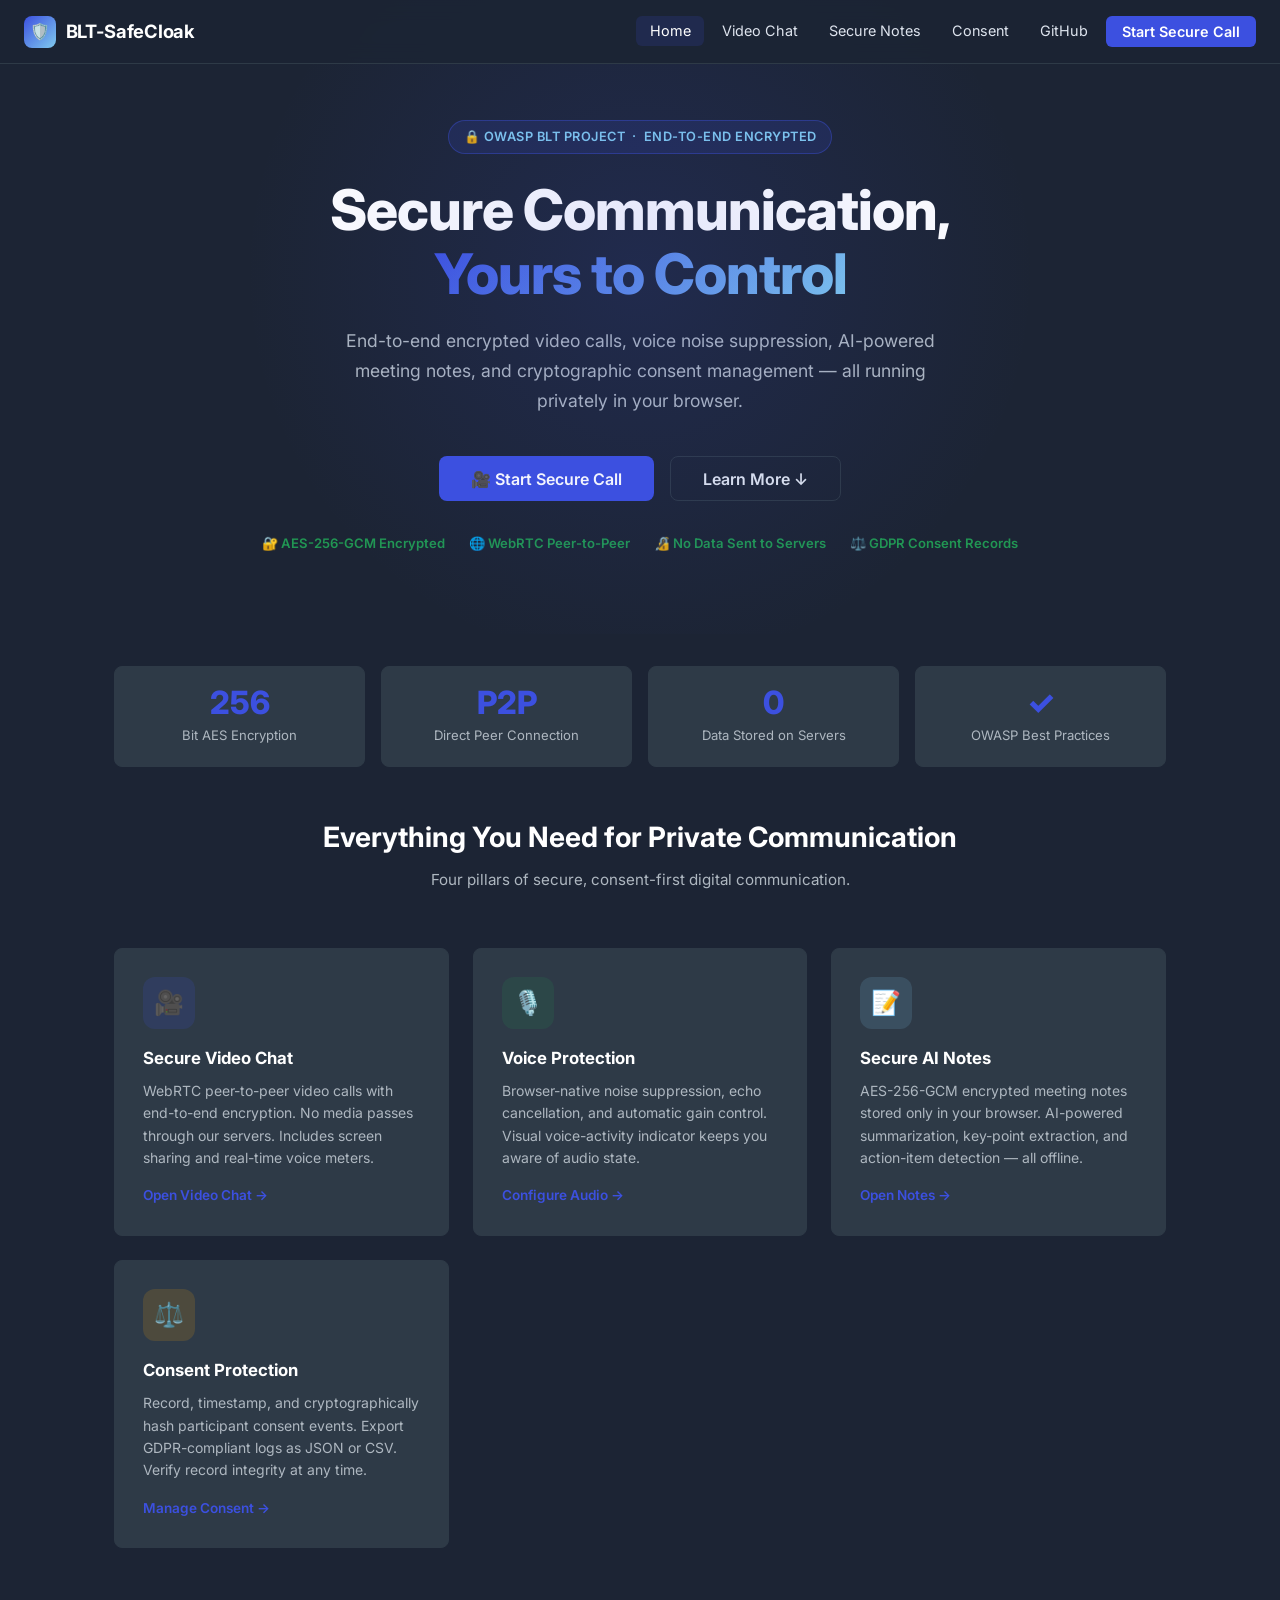
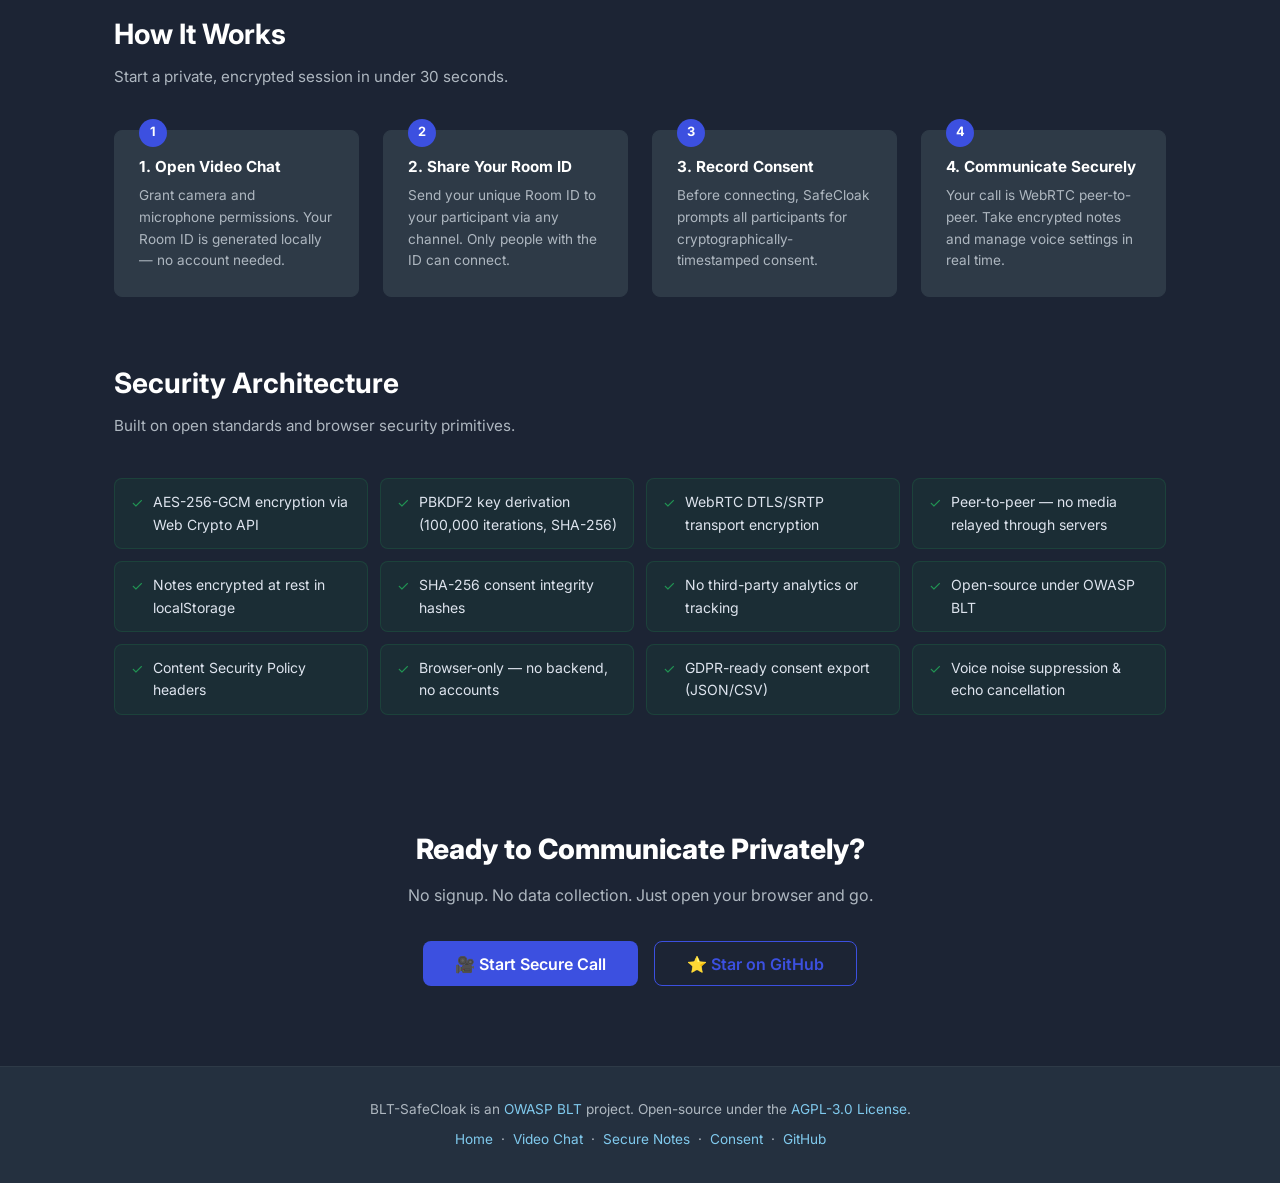
<file: index.html>
<!DOCTYPE html>
<html lang="en">
<head>
  <meta charset="UTF-8" />
  <meta name="viewport" content="width=device-width, initial-scale=1.0" />
  <title>BLT-SafeCloak — Secure Video Chat & Privacy Protection</title>
  <meta name="description" content="End-to-end encrypted video chat, voice protection, secure AI notes, and consent management — built on the open web." />
  <link rel="icon" href="data:image/svg+xml,<svg xmlns='http://www.w3.org/2000/svg' viewBox='0 0 100 100'><text y='.9em' font-size='90'>🛡️</text></svg>" />
  <link rel="preconnect" href="https://fonts.googleapis.com" />
  <link href="https://fonts.googleapis.com/css2?family=Inter:wght@400;500;600;700;800&display=swap" rel="stylesheet" />
  <link rel="stylesheet" href="css/style.css" />
</head>
<body>

<!-- ── Navbar ── -->
<nav class="navbar" role="navigation" aria-label="Main navigation">
  <a class="navbar-brand" href="index.html">
    <div class="shield-icon" aria-hidden="true">🛡️</div>
    BLT-SafeCloak
  </a>
  <button class="navbar-toggle" id="navbar-toggle" aria-label="Toggle menu" aria-expanded="false">☰</button>
  <ul class="navbar-nav" id="navbar-nav" role="list">
    <li><a href="index.html" class="active">Home</a></li>
    <li><a href="video-chat.html">Video Chat</a></li>
    <li><a href="notes.html">Secure Notes</a></li>
    <li><a href="consent.html">Consent</a></li>
    <li><a href="https://github.com/OWASP-BLT/BLT-SafeCloak" target="_blank" rel="noopener">GitHub</a></li>
    <li><a href="video-chat.html" class="btn-nav">Start Secure Call</a></li>
  </ul>
</nav>

<!-- ── Hero ── -->
<section class="hero" aria-labelledby="hero-heading">
  <div class="hero-badge" aria-label="Security badge">
    🔒 OWASP BLT Project &nbsp;·&nbsp; End-to-End Encrypted
  </div>
  <h1 id="hero-heading">
    Secure Communication,<br>
    <span class="gradient-text">Yours to Control</span>
  </h1>
  <p>
    End-to-end encrypted video calls, voice noise suppression, AI-powered meeting notes,
    and cryptographic consent management — all running privately in your browser.
  </p>
  <div class="hero-actions">
    <a href="video-chat.html" class="btn btn-primary btn-lg">
      🎥 Start Secure Call
    </a>
    <a href="#features" class="btn btn-secondary btn-lg">
      Learn More ↓
    </a>
  </div>
  <div style="margin-top:2rem;display:flex;gap:1.5rem;justify-content:center;flex-wrap:wrap">
    <span class="security-badge">🔐 AES-256-GCM Encrypted</span>
    <span class="security-badge">🌐 WebRTC Peer-to-Peer</span>
    <span class="security-badge">🔏 No Data Sent to Servers</span>
    <span class="security-badge">⚖️ GDPR Consent Records</span>
  </div>
</section>

<!-- ── Stats ── -->
<div style="max-width:1100px;margin:0 auto;padding:0 1.5rem 3rem">
  <div class="stats-row">
    <div class="stat-card">
      <div class="stat-value">256</div>
      <div class="stat-label">Bit AES Encryption</div>
    </div>
    <div class="stat-card">
      <div class="stat-value">P2P</div>
      <div class="stat-label">Direct Peer Connection</div>
    </div>
    <div class="stat-card">
      <div class="stat-value">0</div>
      <div class="stat-label">Data Stored on Servers</div>
    </div>
    <div class="stat-card">
      <div class="stat-value">✓</div>
      <div class="stat-label">OWASP Best Practices</div>
    </div>
  </div>
</div>

<!-- ── Features ── -->
<section id="features" aria-labelledby="features-heading">
  <div style="max-width:1100px;margin:0 auto;padding:0 1.5rem 1rem">
    <div class="text-center" style="margin-bottom:2.5rem">
      <h2 class="section-title" id="features-heading">Everything You Need for Private Communication</h2>
      <p class="section-subtitle">Four pillars of secure, consent-first digital communication.</p>
    </div>
  </div>
  <div class="features-grid">
    <a href="video-chat.html" class="feature-card" aria-label="Secure Video Chat">
      <div class="feature-icon blue" aria-hidden="true">🎥</div>
      <h3>Secure Video Chat</h3>
      <p>WebRTC peer-to-peer video calls with end-to-end encryption. No media passes through our servers. Includes screen sharing and real-time voice meters.</p>
      <span class="feature-link">Open Video Chat →</span>
    </a>
    <a href="video-chat.html#voice" class="feature-card" aria-label="Voice Protection">
      <div class="feature-icon green" aria-hidden="true">🎙️</div>
      <h3>Voice Protection</h3>
      <p>Browser-native noise suppression, echo cancellation, and automatic gain control. Visual voice-activity indicator keeps you aware of audio state.</p>
      <span class="feature-link">Configure Audio →</span>
    </a>
    <a href="notes.html" class="feature-card" aria-label="Secure AI Notes">
      <div class="feature-icon purple" aria-hidden="true">📝</div>
      <h3>Secure AI Notes</h3>
      <p>AES-256-GCM encrypted meeting notes stored only in your browser. AI-powered summarization, key-point extraction, and action-item detection — all offline.</p>
      <span class="feature-link">Open Notes →</span>
    </a>
    <a href="consent.html" class="feature-card" aria-label="Consent Protection">
      <div class="feature-icon orange" aria-hidden="true">⚖️</div>
      <h3>Consent Protection</h3>
      <p>Record, timestamp, and cryptographically hash participant consent events. Export GDPR-compliant logs as JSON or CSV. Verify record integrity at any time.</p>
      <span class="feature-link">Manage Consent →</span>
    </a>
  </div>
</section>

<!-- ── How it Works ── -->
<section class="section" aria-labelledby="how-heading">
  <h2 class="section-title" id="how-heading">How It Works</h2>
  <p class="section-subtitle">Start a private, encrypted session in under 30 seconds.</p>
  <div class="steps">
    <div class="step">
      <h4>1. Open Video Chat</h4>
      <p>Grant camera and microphone permissions. Your Room ID is generated locally — no account needed.</p>
    </div>
    <div class="step">
      <h4>2. Share Your Room ID</h4>
      <p>Send your unique Room ID to your participant via any channel. Only people with the ID can connect.</p>
    </div>
    <div class="step">
      <h4>3. Record Consent</h4>
      <p>Before connecting, SafeCloak prompts all participants for cryptographically-timestamped consent.</p>
    </div>
    <div class="step">
      <h4>4. Communicate Securely</h4>
      <p>Your call is WebRTC peer-to-peer. Take encrypted notes and manage voice settings in real time.</p>
    </div>
  </div>
</section>

<!-- ── Security Features ── -->
<section class="section" style="padding-top:0" aria-labelledby="security-heading">
  <h2 class="section-title" id="security-heading">Security Architecture</h2>
  <p class="section-subtitle">Built on open standards and browser security primitives.</p>
  <ul class="security-list" role="list">
    <li><span class="check" aria-hidden="true">✓</span> AES-256-GCM encryption via Web Crypto API</li>
    <li><span class="check" aria-hidden="true">✓</span> PBKDF2 key derivation (100,000 iterations, SHA-256)</li>
    <li><span class="check" aria-hidden="true">✓</span> WebRTC DTLS/SRTP transport encryption</li>
    <li><span class="check" aria-hidden="true">✓</span> Peer-to-peer — no media relayed through servers</li>
    <li><span class="check" aria-hidden="true">✓</span> Notes encrypted at rest in localStorage</li>
    <li><span class="check" aria-hidden="true">✓</span> SHA-256 consent integrity hashes</li>
    <li><span class="check" aria-hidden="true">✓</span> No third-party analytics or tracking</li>
    <li><span class="check" aria-hidden="true">✓</span> Open-source under OWASP BLT</li>
    <li><span class="check" aria-hidden="true">✓</span> Content Security Policy headers</li>
    <li><span class="check" aria-hidden="true">✓</span> Browser-only — no backend, no accounts</li>
    <li><span class="check" aria-hidden="true">✓</span> GDPR-ready consent export (JSON/CSV)</li>
    <li><span class="check" aria-hidden="true">✓</span> Voice noise suppression &amp; echo cancellation</li>
  </ul>
</section>

<!-- ── CTA ── -->
<section style="padding:3rem 1.5rem 5rem;text-align:center" aria-label="Call to action">
  <div style="max-width:600px;margin:0 auto">
    <h2 style="font-size:1.75rem;font-weight:800;color:#fff;margin-bottom:0.75rem">Ready to Communicate Privately?</h2>
    <p style="color:var(--text-muted);margin-bottom:2rem">No signup. No data collection. Just open your browser and go.</p>
    <div style="display:flex;gap:1rem;justify-content:center;flex-wrap:wrap">
      <a href="video-chat.html" class="btn btn-primary btn-lg">🎥 Start Secure Call</a>
      <a href="https://github.com/OWASP-BLT/BLT-SafeCloak" target="_blank" rel="noopener" class="btn btn-outline-primary btn-lg">⭐ Star on GitHub</a>
    </div>
  </div>
</section>

<!-- ── Footer ── -->
<footer class="footer" role="contentinfo">
  <p>
    BLT-SafeCloak is an <a href="https://owasp.org/www-project-bug-logging-tool/" target="_blank" rel="noopener">OWASP BLT</a> project.
    Open-source under the <a href="https://github.com/OWASP-BLT/BLT-SafeCloak/blob/main/LICENSE" target="_blank" rel="noopener">AGPL-3.0 License</a>.
  </p>
  <p style="margin-top:0.5rem">
    <a href="index.html">Home</a> &nbsp;·&nbsp;
    <a href="video-chat.html">Video Chat</a> &nbsp;·&nbsp;
    <a href="notes.html">Secure Notes</a> &nbsp;·&nbsp;
    <a href="consent.html">Consent</a> &nbsp;·&nbsp;
    <a href="https://github.com/OWASP-BLT/BLT-SafeCloak" target="_blank" rel="noopener">GitHub</a>
  </p>
</footer>

<div id="toast-container" role="status" aria-live="polite"></div>
<script src="js/ui.js"></script>
</body>
</html>
</file>
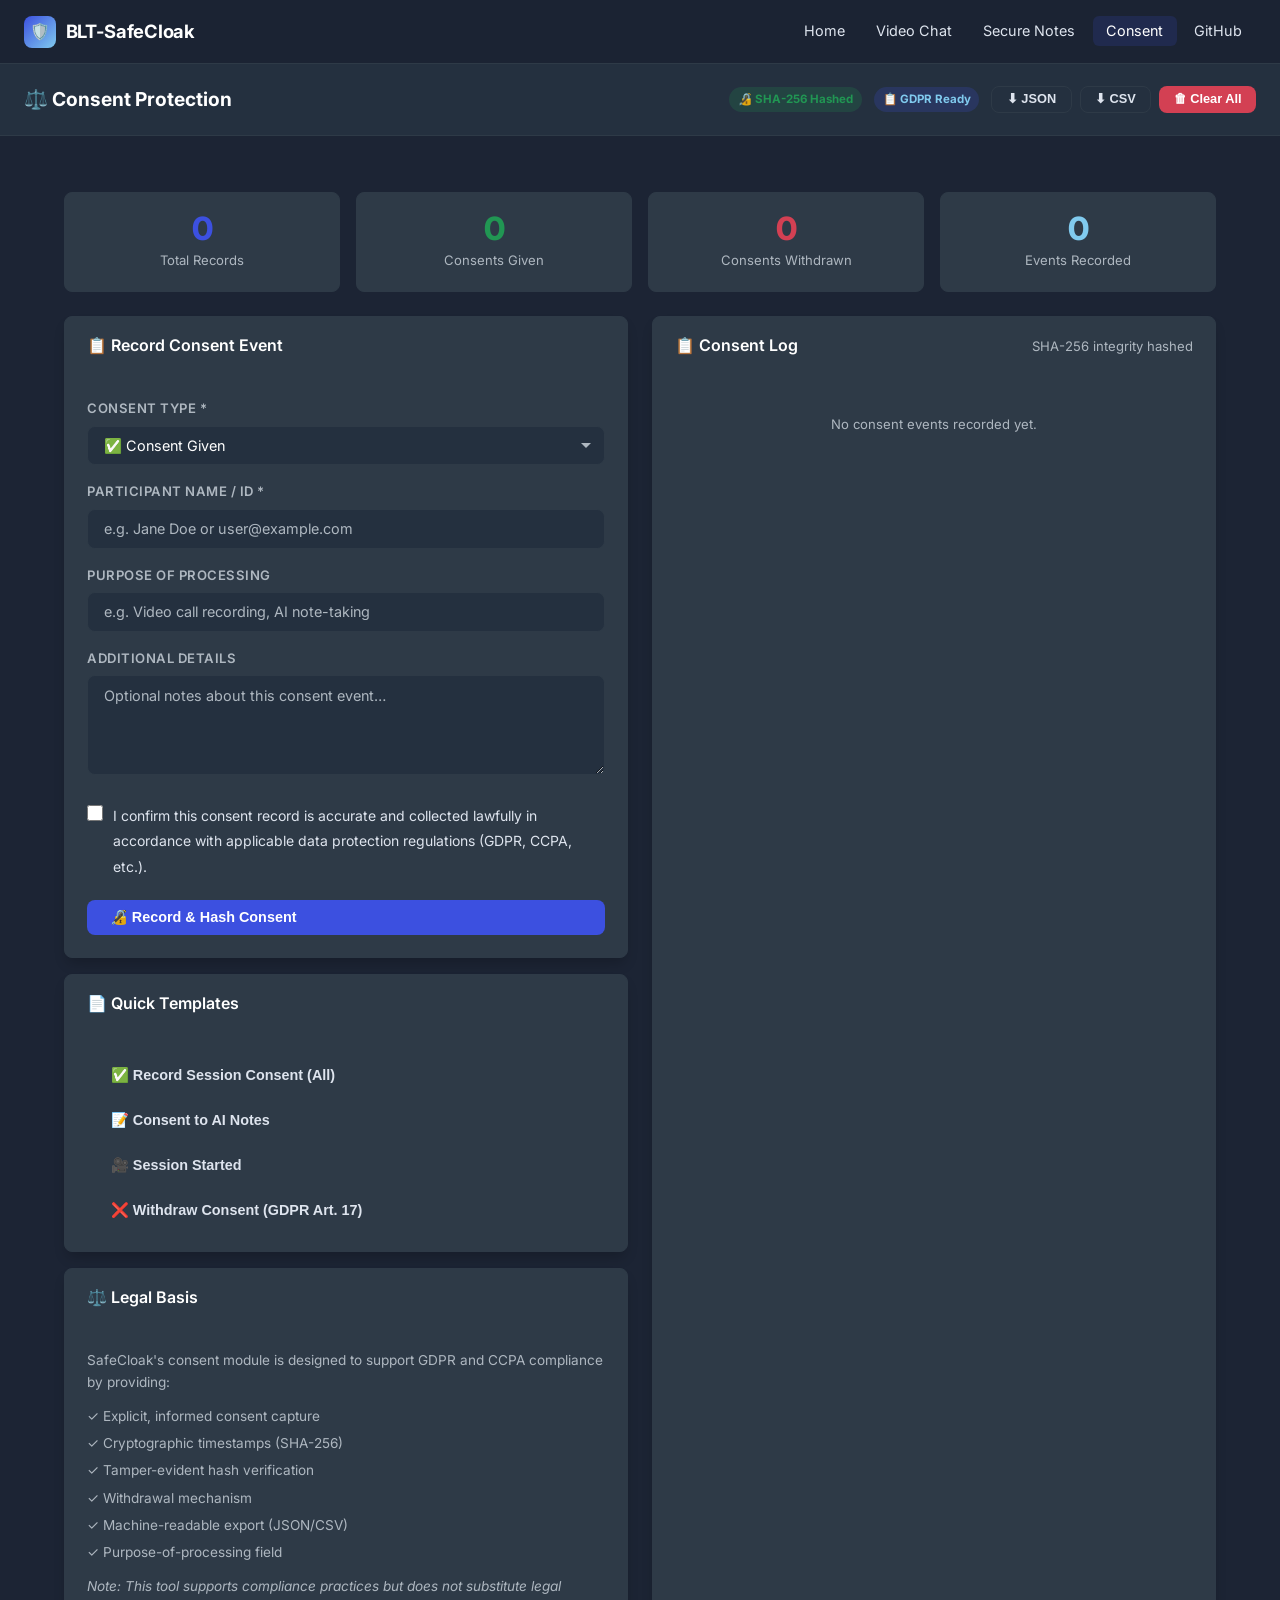
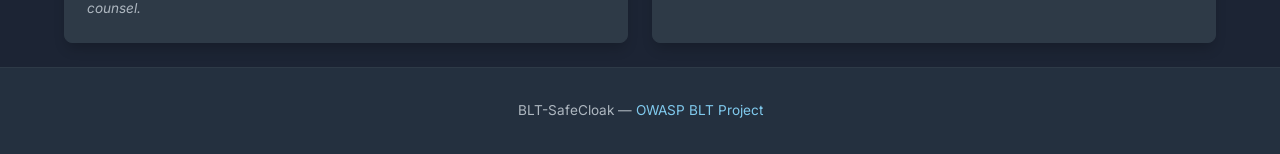
<file: consent.html>
<!DOCTYPE html>
<html lang="en">
<head>
  <meta charset="UTF-8" />
  <meta name="viewport" content="width=device-width, initial-scale=1.0" />
  <title>Consent Protection — BLT-SafeCloak</title>
  <meta name="description" content="Record, timestamp, and cryptographically hash participant consent events. Export GDPR-compliant logs." />
  <link rel="icon" href="data:image/svg+xml,<svg xmlns='http://www.w3.org/2000/svg' viewBox='0 0 100 100'><text y='.9em' font-size='90'>⚖️</text></svg>" />
  <link rel="preconnect" href="https://fonts.googleapis.com" />
  <link href="https://fonts.googleapis.com/css2?family=Inter:wght@400;500;600;700;800&display=swap" rel="stylesheet" />
  <link rel="stylesheet" href="css/style.css" />
</head>
<body>

<!-- ── Navbar ── -->
<nav class="navbar" role="navigation" aria-label="Main navigation">
  <a class="navbar-brand" href="index.html">
    <div class="shield-icon" aria-hidden="true">🛡️</div>
    BLT-SafeCloak
  </a>
  <button class="navbar-toggle" id="navbar-toggle" aria-label="Toggle menu">☰</button>
  <ul class="navbar-nav" id="navbar-nav" role="list">
    <li><a href="index.html">Home</a></li>
    <li><a href="video-chat.html">Video Chat</a></li>
    <li><a href="notes.html">Secure Notes</a></li>
    <li><a href="consent.html" class="active">Consent</a></li>
    <li><a href="https://github.com/OWASP-BLT/BLT-SafeCloak" target="_blank" rel="noopener">GitHub</a></li>
  </ul>
</nav>

<div class="page-container">
  <!-- ── Page Header ── -->
  <header class="page-header">
    <h1 class="page-title">⚖️ Consent Protection</h1>
    <div style="display:flex;align-items:center;gap:0.75rem;flex-wrap:wrap">
      <span class="badge badge-success">🔏 SHA-256 Hashed</span>
      <span class="badge badge-primary">📋 GDPR Ready</span>
      <div style="display:flex;gap:0.5rem">
        <button class="btn btn-sm btn-secondary" id="btn-export-json" aria-label="Export consent log as JSON">⬇ JSON</button>
        <button class="btn btn-sm btn-secondary" id="btn-export-csv" aria-label="Export consent log as CSV">⬇ CSV</button>
        <button class="btn btn-sm btn-danger" id="btn-clear-log" aria-label="Clear all consent records">🗑 Clear All</button>
      </div>
    </div>
  </header>

  <main class="page-content">
    <!-- Stats -->
    <div class="stats-row" style="margin-bottom:1.5rem" aria-label="Consent statistics">
      <div class="stat-card">
        <div class="stat-value" id="stat-total">0</div>
        <div class="stat-label">Total Records</div>
      </div>
      <div class="stat-card">
        <div class="stat-value" id="stat-given" style="color:var(--success)">0</div>
        <div class="stat-label">Consents Given</div>
      </div>
      <div class="stat-card">
        <div class="stat-value" id="stat-withdrawn" style="color:var(--danger)">0</div>
        <div class="stat-label">Consents Withdrawn</div>
      </div>
      <div class="stat-card">
        <div class="stat-value" id="stat-recorded" style="color:var(--secondary)">0</div>
        <div class="stat-label">Events Recorded</div>
      </div>
    </div>

    <div class="consent-layout">
      <!-- ── Record Form ── -->
      <section aria-label="Record new consent event">
        <div class="card">
          <div class="card-header">
            <h2 class="card-title">📋 Record Consent Event</h2>
          </div>
          <div class="card-body">
            <form id="consent-form" novalidate aria-label="Consent recording form">
              <div style="margin-bottom:1rem">
                <label class="form-label" for="consent-type">Consent Type *</label>
                <select class="form-input" id="consent-type" name="consent-type" required aria-required="true">
                  <option value="given">✅ Consent Given</option>
                  <option value="withdrawn">❌ Consent Withdrawn</option>
                  <option value="recorded">📌 Event Recorded</option>
                </select>
              </div>

              <div style="margin-bottom:1rem">
                <label class="form-label" for="participant-name">Participant Name / ID *</label>
                <input type="text" class="form-input" id="participant-name" name="participant-name" placeholder="e.g. Jane Doe or user@example.com" required aria-required="true" autocomplete="off" />
              </div>

              <div style="margin-bottom:1rem">
                <label class="form-label" for="purpose">Purpose of Processing</label>
                <input type="text" class="form-input" id="purpose" name="purpose" placeholder="e.g. Video call recording, AI note-taking" autocomplete="off" />
              </div>

              <div style="margin-bottom:1.25rem">
                <label class="form-label" for="details">Additional Details</label>
                <textarea class="form-input" id="details" name="details" placeholder="Optional notes about this consent event…" rows="3"></textarea>
              </div>

              <div class="checkbox-wrapper" style="margin-bottom:1.25rem">
                <input type="checkbox" id="confirm-legal" required aria-required="true" />
                <label for="confirm-legal">
                  <span>I confirm this consent record is accurate and collected lawfully in accordance with applicable data protection regulations (GDPR, CCPA, etc.).</span>
                </label>
              </div>

              <button type="submit" class="btn btn-primary" style="width:100%" aria-label="Record consent">
                🔏 Record &amp; Hash Consent
              </button>
            </form>
          </div>
        </div>

        <!-- Templates -->
        <div class="card" style="margin-top:1rem">
          <div class="card-header">
            <h2 class="card-title">📄 Quick Templates</h2>
          </div>
          <div class="card-body" style="display:flex;flex-direction:column;gap:0.5rem">
            <button class="btn btn-secondary" onclick="ConsentManager.record({type:'given',name:'All Participants',purpose:'Video call recording',details:'Explicit consent given before session start via in-app prompt'}).then(()=>{renderConsentPage()})" aria-label="Record session consent">
              ✅ Record Session Consent (All)
            </button>
            <button class="btn btn-secondary" onclick="ConsentManager.record({type:'given',name:'All Participants',purpose:'AI meeting notes',details:'Consent to generate encrypted AI notes from meeting content'}).then(()=>{renderConsentPage()})" aria-label="Record AI notes consent">
              📝 Consent to AI Notes
            </button>
            <button class="btn btn-secondary" onclick="ConsentManager.record({type:'recorded',name:'System',purpose:'Session metadata',details:'Secure session initiated — all participants anonymized'}).then(()=>{renderConsentPage()})" aria-label="Record session start">
              🎥 Session Started
            </button>
            <button class="btn btn-secondary" onclick="ConsentManager.record({type:'withdrawn',name:'Participant',purpose:'Right to erasure',details:'Participant has withdrawn consent and requested data deletion (GDPR Art. 17)'}).then(()=>{renderConsentPage()})" aria-label="Record consent withdrawal">
              ❌ Withdraw Consent (GDPR Art. 17)
            </button>
          </div>
        </div>

        <!-- Legal info -->
        <div class="card" style="margin-top:1rem">
          <div class="card-header">
            <h2 class="card-title">⚖️ Legal Basis</h2>
          </div>
          <div class="card-body" style="font-size:0.85rem;color:var(--text-muted)">
            <p style="margin-bottom:0.75rem">SafeCloak's consent module is designed to support GDPR and CCPA compliance by providing:</p>
            <ul style="list-style:none;display:flex;flex-direction:column;gap:0.35rem">
              <li>✓ Explicit, informed consent capture</li>
              <li>✓ Cryptographic timestamps (SHA-256)</li>
              <li>✓ Tamper-evident hash verification</li>
              <li>✓ Withdrawal mechanism</li>
              <li>✓ Machine-readable export (JSON/CSV)</li>
              <li>✓ Purpose-of-processing field</li>
            </ul>
            <p style="margin-top:0.75rem;font-style:italic">Note: This tool supports compliance practices but does not substitute legal counsel.</p>
          </div>
        </div>
      </section>

      <!-- ── Consent Log ── -->
      <section aria-label="Consent event log">
        <div class="card" style="height:100%">
          <div class="card-header">
            <h2 class="card-title">📋 Consent Log</h2>
            <span class="text-muted text-small">SHA-256 integrity hashed</span>
          </div>
          <div class="card-body consent-log" id="consent-log" aria-live="polite" aria-label="Consent records list">
            <!-- Populated by consent.js -->
          </div>
        </div>
      </section>
    </div>
  </main>
</div>

<!-- ── Footer ── -->
<footer class="footer" role="contentinfo">
  <p>BLT-SafeCloak — <a href="https://github.com/OWASP-BLT/BLT-SafeCloak" target="_blank" rel="noopener">OWASP BLT Project</a></p>
</footer>

<div id="toast-container" role="status" aria-live="polite"></div>

<script src="js/crypto.js"></script>
<script src="js/ui.js"></script>
<script src="js/consent.js"></script>
<script>
  // Form validation
  document.getElementById('consent-form').addEventListener('submit', e => {
    const confirm = document.getElementById('confirm-legal');
    if (!confirm.checked) {
      e.preventDefault();
      e.stopImmediatePropagation();
      showToast('Please confirm the legal attestation before recording', 'warning');
    }
  });

  // Re-render log and stats after template quick-actions
  function renderConsentPage() {
    ConsentManager.renderLog && ConsentManager.renderLog('consent-log');
    ConsentManager.updateStats && ConsentManager.updateStats();
  }
</script>
</body>
</html>
</file>
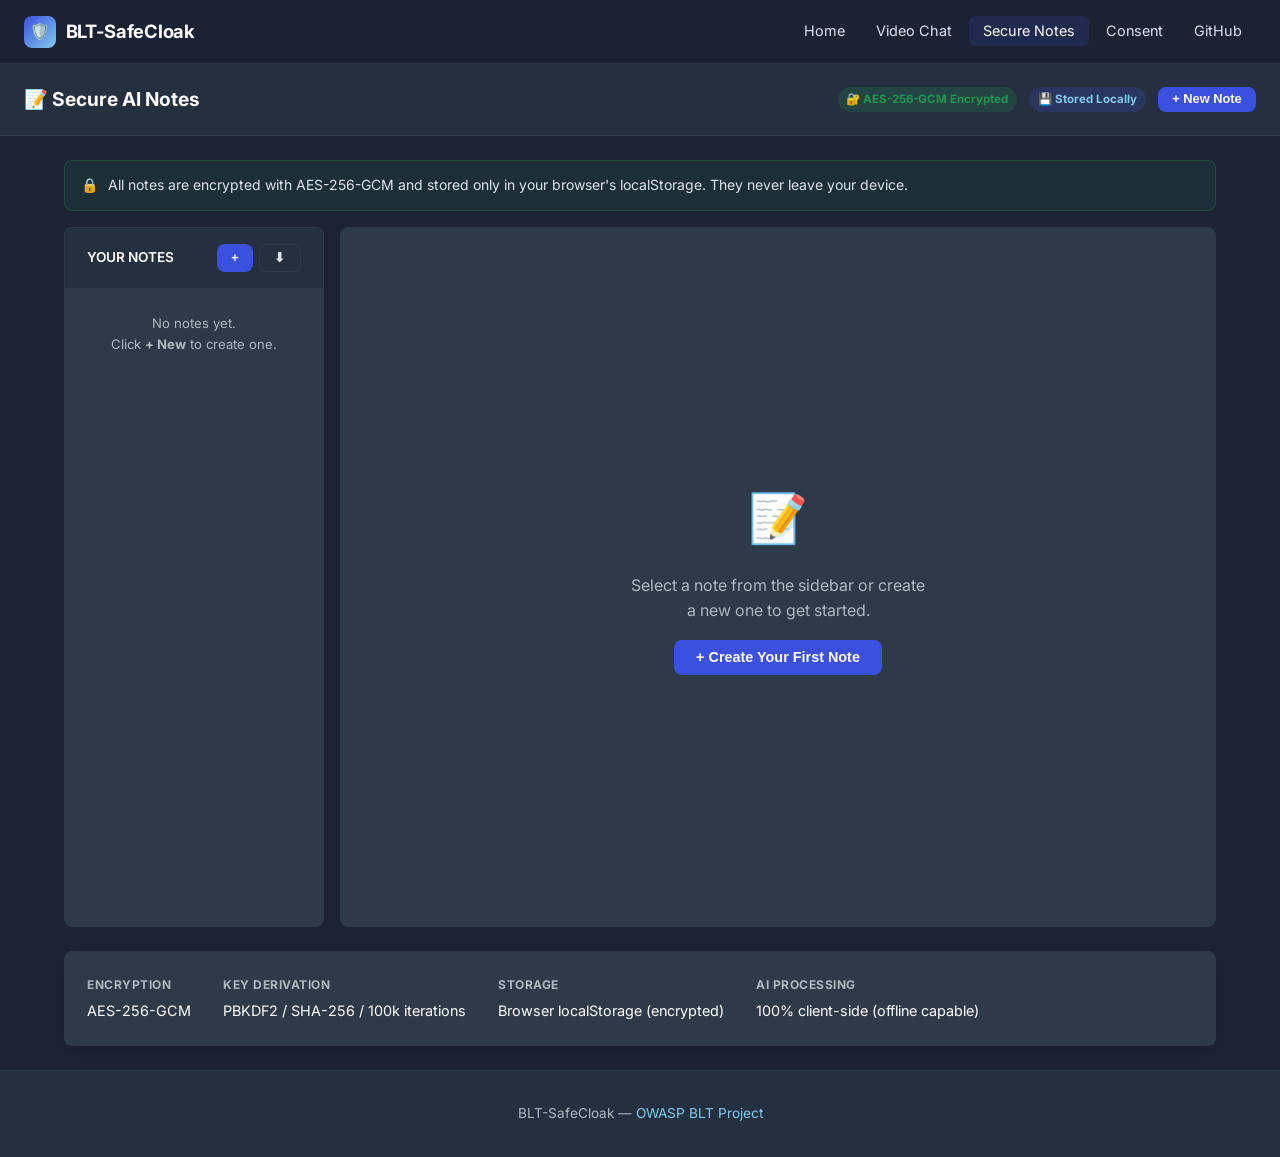
<file: notes.html>
<!DOCTYPE html>
<html lang="en">
<head>
  <meta charset="UTF-8" />
  <meta name="viewport" content="width=device-width, initial-scale=1.0" />
  <title>Secure AI Notes — BLT-SafeCloak</title>
  <meta name="description" content="AES-256-GCM encrypted meeting notes with AI-powered summarization, key-point extraction, and action-item detection." />
  <link rel="icon" href="data:image/svg+xml,<svg xmlns='http://www.w3.org/2000/svg' viewBox='0 0 100 100'><text y='.9em' font-size='90'>📝</text></svg>" />
  <link rel="preconnect" href="https://fonts.googleapis.com" />
  <link href="https://fonts.googleapis.com/css2?family=Inter:wght@400;500;600;700;800&display=swap" rel="stylesheet" />
  <link rel="stylesheet" href="css/style.css" />
</head>
<body>

<!-- ── Navbar ── -->
<nav class="navbar" role="navigation" aria-label="Main navigation">
  <a class="navbar-brand" href="index.html">
    <div class="shield-icon" aria-hidden="true">🛡️</div>
    BLT-SafeCloak
  </a>
  <button class="navbar-toggle" id="navbar-toggle" aria-label="Toggle menu">☰</button>
  <ul class="navbar-nav" id="navbar-nav" role="list">
    <li><a href="index.html">Home</a></li>
    <li><a href="video-chat.html">Video Chat</a></li>
    <li><a href="notes.html" class="active">Secure Notes</a></li>
    <li><a href="consent.html">Consent</a></li>
    <li><a href="https://github.com/OWASP-BLT/BLT-SafeCloak" target="_blank" rel="noopener">GitHub</a></li>
  </ul>
</nav>

<div class="page-container">
  <!-- ── Page Header ── -->
  <header class="page-header">
    <h1 class="page-title">📝 Secure AI Notes</h1>
    <div style="display:flex;align-items:center;gap:0.75rem;flex-wrap:wrap">
      <span class="badge badge-success">🔐 AES-256-GCM Encrypted</span>
      <span class="badge badge-primary">💾 Stored Locally</span>
      <button class="btn btn-primary btn-sm" id="btn-new-note" aria-label="Create new note">+ New Note</button>
    </div>
  </header>

  <main class="page-content">
    <div class="alert alert-success" style="margin-bottom:1rem">
      <span aria-hidden="true">🔒</span>
      <span>All notes are encrypted with AES-256-GCM and stored only in your browser's localStorage. They never leave your device.</span>
    </div>

    <div class="notes-layout" role="main" aria-label="Notes application">
      <!-- ── Sidebar ── -->
      <aside class="notes-sidebar" aria-label="Notes list">
        <div class="card-header" style="background:var(--bg-medium)">
          <h2 class="card-title" style="font-size:0.85rem">YOUR NOTES</h2>
          <div style="display:flex;gap:0.35rem">
            <button class="btn btn-sm btn-primary" id="btn-new-note-2" onclick="NotesApp.createNote()" aria-label="Create new note">+</button>
            <button class="btn btn-sm btn-secondary" id="btn-export-all" aria-label="Export all notes" title="Export all notes as JSON">⬇</button>
          </div>
        </div>
        <div class="notes-list" id="notes-list" role="list" aria-label="Notes list"></div>
      </aside>

      <!-- ── Editor ── -->
      <div class="note-editor" aria-label="Note editor">
        <!-- Empty state -->
        <div id="editor-empty" style="display:flex;flex-direction:column;align-items:center;justify-content:center;flex:1;color:var(--text-muted);gap:1rem;padding:2rem">
          <div style="font-size:3rem" aria-hidden="true">📝</div>
          <p style="text-align:center;max-width:300px">Select a note from the sidebar or create a new one to get started.</p>
          <button class="btn btn-primary" onclick="NotesApp.createNote()">+ Create Your First Note</button>
        </div>

        <!-- Editor wrapper -->
        <div id="editor-wrapper" style="display:none;flex-direction:column;flex:1;overflow:hidden">
          <!-- Toolbar -->
          <div class="editor-toolbar" role="toolbar" aria-label="Note toolbar">
            <button class="btn btn-sm btn-secondary" id="btn-delete-note" title="Delete note" aria-label="Delete note">🗑️</button>
            <div style="height:16px;width:1px;background:var(--stroke-dark)" aria-hidden="true"></div>
            <span style="font-size:0.75rem;font-weight:600;color:var(--text-muted);text-transform:uppercase;letter-spacing:0.5px">Export:</span>
            <button class="btn btn-sm btn-secondary" id="btn-export-txt" title="Export as .txt" aria-label="Export as text">.txt</button>
            <button class="btn btn-sm btn-secondary" id="btn-export-md" title="Export as .md" aria-label="Export as Markdown">.md</button>
            <button class="btn btn-sm btn-secondary" id="btn-export-json" title="Export as .json" aria-label="Export as JSON">.json</button>
            <div style="margin-left:auto;font-size:0.75rem;color:var(--text-muted)" id="word-count" aria-live="polite">0 words · 0 chars</div>
          </div>

          <!-- Title -->
          <input type="text" class="editor-title" id="note-title" placeholder="Note title…" aria-label="Note title" />

          <!-- Body -->
          <textarea class="editor-body" id="note-body" placeholder="Start typing your secure note here…&#10;&#10;Try the AI features below to summarize, extract key points, find action items, or analyze keywords." aria-label="Note content"></textarea>

          <!-- AI Panel -->
          <div class="ai-panel">
            <div class="ai-panel-title" aria-label="AI features">
              ✨ AI Features
            </div>
            <div style="display:flex;gap:0.5rem;flex-wrap:wrap;margin-bottom:0.75rem" role="toolbar" aria-label="AI analysis tools">
              <button class="btn btn-sm" id="btn-summarize" style="background:rgba(128,202,238,0.1);color:var(--secondary);border:1px solid rgba(128,202,238,0.2)" aria-label="Summarize note">📝 Summarize</button>
              <button class="btn btn-sm" id="btn-keypoints" style="background:rgba(128,202,238,0.1);color:var(--secondary);border:1px solid rgba(128,202,238,0.2)" aria-label="Extract key points">🔑 Key Points</button>
              <button class="btn btn-sm" id="btn-actions" style="background:rgba(128,202,238,0.1);color:var(--secondary);border:1px solid rgba(128,202,238,0.2)" aria-label="Find action items">✅ Action Items</button>
              <button class="btn btn-sm" id="btn-keywords" style="background:rgba(128,202,238,0.1);color:var(--secondary);border:1px solid rgba(128,202,238,0.2)" aria-label="Analyze keywords">📊 Keywords</button>
            </div>
            <div class="ai-output" id="ai-output" aria-live="polite" aria-label="AI analysis output">AI output will appear here…</div>
          </div>
        </div>
      </div>
    </div>

    <!-- Encryption info -->
    <div style="margin-top:1.5rem">
      <div class="card">
        <div class="card-body" style="display:flex;gap:2rem;flex-wrap:wrap">
          <div>
            <div style="font-size:0.75rem;font-weight:700;color:var(--text-muted);text-transform:uppercase;letter-spacing:0.5px;margin-bottom:0.35rem">Encryption</div>
            <div style="font-size:0.9rem;color:#fff">AES-256-GCM</div>
          </div>
          <div>
            <div style="font-size:0.75rem;font-weight:700;color:var(--text-muted);text-transform:uppercase;letter-spacing:0.5px;margin-bottom:0.35rem">Key Derivation</div>
            <div style="font-size:0.9rem;color:#fff">PBKDF2 / SHA-256 / 100k iterations</div>
          </div>
          <div>
            <div style="font-size:0.75rem;font-weight:700;color:var(--text-muted);text-transform:uppercase;letter-spacing:0.5px;margin-bottom:0.35rem">Storage</div>
            <div style="font-size:0.9rem;color:#fff">Browser localStorage (encrypted)</div>
          </div>
          <div>
            <div style="font-size:0.75rem;font-weight:700;color:var(--text-muted);text-transform:uppercase;letter-spacing:0.5px;margin-bottom:0.35rem">AI Processing</div>
            <div style="font-size:0.9rem;color:#fff">100% client-side (offline capable)</div>
          </div>
        </div>
      </div>
    </div>
  </main>
</div>

<!-- ── Footer ── -->
<footer class="footer" role="contentinfo">
  <p>BLT-SafeCloak — <a href="https://github.com/OWASP-BLT/BLT-SafeCloak" target="_blank" rel="noopener">OWASP BLT Project</a></p>
</footer>

<div id="toast-container" role="status" aria-live="polite"></div>

<script src="js/crypto.js"></script>
<script src="js/ui.js"></script>
<script src="js/notes.js"></script>
</body>
</html>
</file>
<file: css/style.css>
/* BLT-SafeCloak — BLT Design Style */

:root {
  --primary: #3C50E0;
  --primary-dark: #2a3bb8;
  --secondary: #80CAEE;
  --bg-dark: #1C2434;
  --bg-medium: #24303F;
  --bg-card: #2E3A47;
  --bg-light: #F5F7FD;
  --text-light: #DEE4EE;
  --text-muted: #AEB7C0;
  --success: #219653;
  --danger: #D34053;
  --warning: #FFA70B;
  --stroke: #E2E8F0;
  --stroke-dark: #2E3A47;
  --shadow: 0px 8px 13px -3px rgba(0, 0, 0, 0.2);
  --radius: 8px;
  --font-sans: 'Inter', 'Open Sans', sans-serif;
}

*, *::before, *::after { box-sizing: border-box; margin: 0; padding: 0; }

html { scroll-behavior: smooth; }

body {
  font-family: var(--font-sans);
  background: var(--bg-dark);
  color: var(--text-light);
  line-height: 1.6;
  min-height: 100vh;
}

/* ── Navbar ── */
.navbar {
  position: fixed;
  top: 0;
  left: 0;
  right: 0;
  z-index: 999;
  background: rgba(28, 36, 52, 0.95);
  backdrop-filter: blur(10px);
  border-bottom: 1px solid var(--stroke-dark);
  padding: 0 1.5rem;
  height: 64px;
  display: flex;
  align-items: center;
  justify-content: space-between;
}

.navbar-brand {
  display: flex;
  align-items: center;
  gap: 0.6rem;
  text-decoration: none;
  color: #fff;
  font-weight: 700;
  font-size: 1.15rem;
  letter-spacing: -0.3px;
}

.navbar-brand .shield-icon {
  width: 32px;
  height: 32px;
  background: linear-gradient(135deg, var(--primary), var(--secondary));
  border-radius: 8px;
  display: flex;
  align-items: center;
  justify-content: center;
  font-size: 1rem;
}

.navbar-nav {
  display: flex;
  align-items: center;
  gap: 0.25rem;
  list-style: none;
}

.navbar-nav a {
  color: var(--text-light);
  text-decoration: none;
  padding: 0.4rem 0.85rem;
  border-radius: 6px;
  font-size: 0.9rem;
  transition: background 0.2s, color 0.2s;
}

.navbar-nav a:hover,
.navbar-nav a.active {
  background: rgba(60, 80, 224, 0.15);
  color: #fff;
}

.btn-nav {
  background: var(--primary);
  color: #fff !important;
  padding: 0.45rem 1rem !important;
  border-radius: 6px;
  font-weight: 600;
}

.btn-nav:hover {
  background: var(--primary-dark) !important;
}

.navbar-toggle {
  display: none;
  background: none;
  border: none;
  color: #fff;
  font-size: 1.4rem;
  cursor: pointer;
  padding: 0.25rem;
}

@media (max-width: 768px) {
  .navbar-toggle { display: block; }
  .navbar-nav {
    display: none;
    position: absolute;
    top: 64px;
    left: 0;
    right: 0;
    background: var(--bg-medium);
    flex-direction: column;
    padding: 1rem;
    border-bottom: 1px solid var(--stroke-dark);
    gap: 0.25rem;
    align-items: flex-start;
  }
  .navbar-nav.open { display: flex; }
  .navbar-nav a { width: 100%; padding: 0.6rem 1rem; }
}

/* ── Buttons ── */
.btn {
  display: inline-flex;
  align-items: center;
  gap: 0.45rem;
  padding: 0.65rem 1.4rem;
  border-radius: var(--radius);
  font-size: 0.9rem;
  font-weight: 600;
  cursor: pointer;
  text-decoration: none;
  border: none;
  transition: all 0.2s;
  line-height: 1;
}

.btn-primary {
  background: var(--primary);
  color: #fff;
}
.btn-primary:hover { background: var(--primary-dark); transform: translateY(-1px); box-shadow: 0 4px 12px rgba(60, 80, 224, 0.4); }

.btn-secondary {
  background: transparent;
  color: var(--text-light);
  border: 1px solid var(--stroke-dark);
}
.btn-secondary:hover { border-color: var(--primary); color: #fff; }

.btn-success { background: var(--success); color: #fff; }
.btn-success:hover { background: #1a7a42; }

.btn-danger { background: var(--danger); color: #fff; }
.btn-danger:hover { background: #b02a40; }

.btn-warning { background: var(--warning); color: #1C2434; }
.btn-warning:hover { background: #e09200; }

.btn-outline-primary {
  background: transparent;
  color: var(--primary);
  border: 1.5px solid var(--primary);
}
.btn-outline-primary:hover { background: var(--primary); color: #fff; }

.btn-lg { padding: 0.85rem 2rem; font-size: 1rem; }
.btn-sm { padding: 0.4rem 0.9rem; font-size: 0.8rem; }
.btn-icon { padding: 0.6rem; border-radius: 50%; }
.btn:disabled { opacity: 0.5; cursor: not-allowed; transform: none !important; }

/* ── Cards ── */
.card {
  background: var(--bg-card);
  border: 1px solid var(--stroke-dark);
  border-radius: var(--radius);
  box-shadow: var(--shadow);
}

.card-header {
  padding: 1rem 1.4rem;
  border-bottom: 1px solid var(--stroke-dark);
  display: flex;
  align-items: center;
  justify-content: space-between;
  gap: 0.75rem;
}

.card-title {
  font-size: 1rem;
  font-weight: 600;
  color: #fff;
  margin: 0;
  display: flex;
  align-items: center;
  gap: 0.5rem;
}

.card-body { padding: 1.4rem; }

/* ── Hero ── */
.hero {
  padding: 120px 1.5rem 80px;
  text-align: center;
  position: relative;
  overflow: hidden;
}

.hero::before {
  content: '';
  position: absolute;
  top: -20%;
  left: 50%;
  transform: translateX(-50%);
  width: 800px;
  height: 800px;
  background: radial-gradient(circle, rgba(60, 80, 224, 0.15) 0%, transparent 70%);
  pointer-events: none;
}

.hero-badge {
  display: inline-flex;
  align-items: center;
  gap: 0.4rem;
  background: rgba(60, 80, 224, 0.15);
  border: 1px solid rgba(60, 80, 224, 0.4);
  color: var(--secondary);
  padding: 0.35rem 0.9rem;
  border-radius: 50px;
  font-size: 0.8rem;
  font-weight: 600;
  margin-bottom: 1.5rem;
  letter-spacing: 0.5px;
  text-transform: uppercase;
}

.hero h1 {
  font-size: clamp(2rem, 5vw, 3.5rem);
  font-weight: 800;
  line-height: 1.15;
  color: #fff;
  margin-bottom: 1.25rem;
  letter-spacing: -1px;
}

.hero h1 .gradient-text {
  background: linear-gradient(135deg, var(--primary), var(--secondary));
  -webkit-background-clip: text;
  -webkit-text-fill-color: transparent;
  background-clip: text;
}

.hero p {
  font-size: 1.1rem;
  color: var(--text-muted);
  max-width: 600px;
  margin: 0 auto 2.5rem;
  line-height: 1.7;
}

.hero-actions {
  display: flex;
  gap: 1rem;
  justify-content: center;
  flex-wrap: wrap;
}

/* ── Security Badge ── */
.security-badge {
  display: inline-flex;
  align-items: center;
  gap: 0.4rem;
  color: var(--success);
  font-size: 0.82rem;
  font-weight: 600;
}

/* ── Feature Grid ── */
.features-grid {
  display: grid;
  grid-template-columns: repeat(auto-fit, minmax(260px, 1fr));
  gap: 1.5rem;
  padding: 0 1.5rem;
  max-width: 1100px;
  margin: 0 auto;
}

.feature-card {
  background: var(--bg-card);
  border: 1px solid var(--stroke-dark);
  border-radius: var(--radius);
  padding: 1.75rem;
  transition: transform 0.2s, border-color 0.2s;
  text-decoration: none;
  color: inherit;
  display: block;
}

.feature-card:hover {
  transform: translateY(-4px);
  border-color: var(--primary);
}

.feature-icon {
  width: 52px;
  height: 52px;
  border-radius: 12px;
  display: flex;
  align-items: center;
  justify-content: center;
  font-size: 1.5rem;
  margin-bottom: 1rem;
}

.feature-icon.blue { background: rgba(60, 80, 224, 0.15); }
.feature-icon.green { background: rgba(33, 150, 83, 0.15); }
.feature-icon.purple { background: rgba(128, 202, 238, 0.15); }
.feature-icon.orange { background: rgba(255, 167, 11, 0.15); }

.feature-card h3 {
  font-size: 1.05rem;
  font-weight: 700;
  color: #fff;
  margin-bottom: 0.5rem;
}

.feature-card p {
  font-size: 0.875rem;
  color: var(--text-muted);
  line-height: 1.6;
  margin-bottom: 1rem;
}

.feature-link {
  font-size: 0.85rem;
  color: var(--primary);
  font-weight: 600;
  display: flex;
  align-items: center;
  gap: 0.35rem;
}

/* ── Section ── */
.section {
  padding: 4rem 1.5rem;
  max-width: 1100px;
  margin: 0 auto;
}

.section-title {
  font-size: 1.75rem;
  font-weight: 700;
  color: #fff;
  margin-bottom: 0.5rem;
}

.section-subtitle {
  color: var(--text-muted);
  font-size: 0.95rem;
  margin-bottom: 2.5rem;
}

/* ── Stats ── */
.stats-row {
  display: grid;
  grid-template-columns: repeat(auto-fit, minmax(180px, 1fr));
  gap: 1rem;
  margin-top: 2rem;
}

.stat-card {
  background: var(--bg-card);
  border: 1px solid var(--stroke-dark);
  border-radius: var(--radius);
  padding: 1.25rem;
  text-align: center;
}

.stat-value {
  font-size: 2rem;
  font-weight: 800;
  color: var(--primary);
  line-height: 1;
  margin-bottom: 0.35rem;
}

.stat-label {
  font-size: 0.82rem;
  color: var(--text-muted);
}

/* ── How It Works ── */
.steps {
  display: grid;
  grid-template-columns: repeat(auto-fit, minmax(220px, 1fr));
  gap: 1.5rem;
  counter-reset: step;
}

.step {
  position: relative;
  padding: 1.5rem;
  background: var(--bg-card);
  border: 1px solid var(--stroke-dark);
  border-radius: var(--radius);
  counter-increment: step;
}

.step::before {
  content: counter(step);
  position: absolute;
  top: -12px;
  left: 1.5rem;
  width: 28px;
  height: 28px;
  background: var(--primary);
  color: #fff;
  border-radius: 50%;
  display: flex;
  align-items: center;
  justify-content: center;
  font-size: 0.8rem;
  font-weight: 700;
}

.step h4 { font-size: 0.95rem; font-weight: 700; color: #fff; margin-bottom: 0.4rem; }
.step p { font-size: 0.85rem; color: var(--text-muted); }

/* ── Security Features ── */
.security-list {
  display: grid;
  grid-template-columns: repeat(auto-fit, minmax(220px, 1fr));
  gap: 0.75rem;
  list-style: none;
}

.security-list li {
  display: flex;
  align-items: flex-start;
  gap: 0.6rem;
  padding: 0.75rem 1rem;
  background: rgba(33, 150, 83, 0.08);
  border: 1px solid rgba(33, 150, 83, 0.2);
  border-radius: var(--radius);
  font-size: 0.875rem;
  color: var(--text-light);
}

.security-list li .check { color: var(--success); flex-shrink: 0; margin-top: 1px; }

/* ── Footer ── */
.footer {
  background: var(--bg-medium);
  border-top: 1px solid var(--stroke-dark);
  padding: 2rem 1.5rem;
  text-align: center;
  color: var(--text-muted);
  font-size: 0.85rem;
}

.footer a { color: var(--secondary); text-decoration: none; }
.footer a:hover { text-decoration: underline; }

/* ── Page Layouts ── */
.page-container {
  padding-top: 64px;
  min-height: 100vh;
  display: flex;
  flex-direction: column;
}

.page-header {
  background: var(--bg-medium);
  border-bottom: 1px solid var(--stroke-dark);
  padding: 1.25rem 1.5rem;
  display: flex;
  align-items: center;
  justify-content: space-between;
  gap: 1rem;
  flex-wrap: wrap;
}

.page-title {
  font-size: 1.2rem;
  font-weight: 700;
  color: #fff;
  margin: 0;
  display: flex;
  align-items: center;
  gap: 0.5rem;
}

.page-content {
  flex: 1;
  padding: 1.5rem;
  max-width: 1200px;
  width: 100%;
  margin: 0 auto;
}

/* ── Video Chat ── */
.video-grid {
  display: grid;
  grid-template-columns: 1fr 1fr;
  gap: 1rem;
  margin-bottom: 1rem;
}

@media (max-width: 640px) {
  .video-grid { grid-template-columns: 1fr; }
}

.video-wrapper {
  position: relative;
  background: #000;
  border-radius: var(--radius);
  overflow: hidden;
  aspect-ratio: 4/3;
}

.video-wrapper video {
  width: 100%;
  height: 100%;
  object-fit: cover;
}

.video-label {
  position: absolute;
  bottom: 0.6rem;
  left: 0.6rem;
  background: rgba(0,0,0,0.6);
  color: #fff;
  font-size: 0.78rem;
  padding: 0.2rem 0.5rem;
  border-radius: 4px;
  display: flex;
  align-items: center;
  gap: 0.35rem;
}

.video-controls {
  display: flex;
  align-items: center;
  justify-content: center;
  gap: 0.75rem;
  padding: 1rem;
  background: var(--bg-card);
  border: 1px solid var(--stroke-dark);
  border-radius: var(--radius);
}

.control-btn {
  width: 48px;
  height: 48px;
  border-radius: 50%;
  border: none;
  cursor: pointer;
  display: flex;
  align-items: center;
  justify-content: center;
  font-size: 1.1rem;
  transition: all 0.2s;
  background: var(--bg-medium);
  color: #fff;
  border: 1px solid var(--stroke-dark);
}

.control-btn:hover { background: var(--primary); border-color: var(--primary); }
.control-btn.active { background: var(--danger); border-color: var(--danger); }
.control-btn.end-call { background: var(--danger); border-color: var(--danger); width: 56px; height: 56px; font-size: 1.3rem; }
.control-btn.end-call:hover { background: #b02a40; }

.enc-badge {
  display: flex;
  align-items: center;
  gap: 0.35rem;
  font-size: 0.78rem;
  color: var(--success);
  font-weight: 600;
}

/* ── Room Setup ── */
.room-setup {
  max-width: 460px;
  margin: 2rem auto;
}

.input-group {
  display: flex;
  gap: 0.5rem;
  margin-top: 0.75rem;
}

.form-input {
  width: 100%;
  background: var(--bg-medium);
  border: 1px solid var(--stroke-dark);
  color: #fff;
  padding: 0.65rem 1rem;
  border-radius: var(--radius);
  font-size: 0.9rem;
  outline: none;
  transition: border-color 0.2s;
  font-family: var(--font-sans);
}

.form-input:focus { border-color: var(--primary); }
.form-input::placeholder { color: var(--text-muted); }

.form-label {
  display: block;
  font-size: 0.82rem;
  font-weight: 600;
  color: var(--text-muted);
  margin-bottom: 0.4rem;
  text-transform: uppercase;
  letter-spacing: 0.5px;
}

/* ── Notes ── */
.notes-layout {
  display: grid;
  grid-template-columns: 260px 1fr;
  gap: 1rem;
  height: calc(100vh - 200px);
  min-height: 400px;
}

@media (max-width: 768px) {
  .notes-layout { grid-template-columns: 1fr; height: auto; }
}

.notes-sidebar {
  background: var(--bg-card);
  border: 1px solid var(--stroke-dark);
  border-radius: var(--radius);
  display: flex;
  flex-direction: column;
  overflow: hidden;
}

.notes-list {
  flex: 1;
  overflow-y: auto;
  padding: 0.5rem;
}

.note-item {
  padding: 0.75rem;
  border-radius: 6px;
  cursor: pointer;
  transition: background 0.15s;
  border: 1px solid transparent;
  margin-bottom: 0.25rem;
}

.note-item:hover { background: rgba(255,255,255,0.05); }
.note-item.active { background: rgba(60, 80, 224, 0.15); border-color: var(--primary); }

.note-item-title {
  font-size: 0.875rem;
  font-weight: 600;
  color: #fff;
  white-space: nowrap;
  overflow: hidden;
  text-overflow: ellipsis;
  margin-bottom: 0.2rem;
}

.note-item-preview {
  font-size: 0.78rem;
  color: var(--text-muted);
  white-space: nowrap;
  overflow: hidden;
  text-overflow: ellipsis;
}

.note-item-date {
  font-size: 0.72rem;
  color: var(--text-muted);
  margin-top: 0.3rem;
}

.note-editor {
  background: var(--bg-card);
  border: 1px solid var(--stroke-dark);
  border-radius: var(--radius);
  display: flex;
  flex-direction: column;
  overflow: hidden;
}

.editor-toolbar {
  display: flex;
  align-items: center;
  gap: 0.5rem;
  padding: 0.75rem 1rem;
  border-bottom: 1px solid var(--stroke-dark);
  flex-wrap: wrap;
}

.editor-title {
  width: 100%;
  background: none;
  border: none;
  color: #fff;
  font-size: 1.1rem;
  font-weight: 700;
  padding: 0.75rem 1rem 0;
  outline: none;
  font-family: var(--font-sans);
}

.editor-body {
  flex: 1;
  padding: 0.5rem 1rem;
  background: none;
  border: none;
  color: var(--text-light);
  font-size: 0.9rem;
  line-height: 1.7;
  resize: none;
  outline: none;
  min-height: 200px;
  font-family: var(--font-sans);
}

.ai-panel {
  border-top: 1px solid var(--stroke-dark);
  padding: 1rem;
  background: rgba(128, 202, 238, 0.04);
}

.ai-panel-title {
  font-size: 0.8rem;
  font-weight: 700;
  color: var(--secondary);
  text-transform: uppercase;
  letter-spacing: 0.5px;
  margin-bottom: 0.5rem;
  display: flex;
  align-items: center;
  gap: 0.4rem;
}

.ai-output {
  font-size: 0.85rem;
  color: var(--text-light);
  line-height: 1.6;
  background: var(--bg-medium);
  border-radius: 6px;
  padding: 0.75rem;
  min-height: 60px;
  white-space: pre-wrap;
}

/* ── Consent ── */
.consent-layout {
  display: grid;
  grid-template-columns: 1fr 1fr;
  gap: 1.5rem;
}

@media (max-width: 900px) {
  .consent-layout { grid-template-columns: 1fr; }
}

.consent-form { }

.consent-log {
  overflow-y: auto;
  max-height: 600px;
}

.consent-entry {
  padding: 1rem;
  border: 1px solid var(--stroke-dark);
  border-radius: var(--radius);
  margin-bottom: 0.75rem;
  position: relative;
}

.consent-entry-header {
  display: flex;
  align-items: flex-start;
  justify-content: space-between;
  gap: 0.5rem;
  margin-bottom: 0.5rem;
}

.consent-entry-type {
  font-size: 0.75rem;
  font-weight: 700;
  text-transform: uppercase;
  letter-spacing: 0.5px;
  padding: 0.2rem 0.5rem;
  border-radius: 4px;
}

.consent-entry-type.given { background: rgba(33, 150, 83, 0.15); color: var(--success); }
.consent-entry-type.withdrawn { background: rgba(211, 64, 83, 0.15); color: var(--danger); }
.consent-entry-type.recorded { background: rgba(60, 80, 224, 0.15); color: var(--secondary); }

.consent-entry-time {
  font-size: 0.75rem;
  color: var(--text-muted);
}

.consent-entry-name {
  font-size: 0.9rem;
  font-weight: 600;
  color: #fff;
  margin-bottom: 0.25rem;
}

.consent-entry-details {
  font-size: 0.82rem;
  color: var(--text-muted);
}

.consent-entry-hash {
  font-size: 0.7rem;
  color: var(--text-muted);
  font-family: monospace;
  margin-top: 0.4rem;
  word-break: break-all;
}

/* ── Tags ── */
.tag {
  display: inline-flex;
  align-items: center;
  gap: 0.3rem;
  padding: 0.2rem 0.6rem;
  border-radius: 50px;
  font-size: 0.75rem;
  font-weight: 600;
}

.tag-blue { background: rgba(60, 80, 224, 0.15); color: var(--secondary); }
.tag-green { background: rgba(33, 150, 83, 0.15); color: var(--success); }
.tag-orange { background: rgba(255, 167, 11, 0.15); color: var(--warning); }
.tag-red { background: rgba(211, 64, 83, 0.15); color: var(--danger); }

/* ── Status indicators ── */
.status-dot {
  width: 8px;
  height: 8px;
  border-radius: 50%;
  display: inline-block;
}
.status-dot.online { background: var(--success); box-shadow: 0 0 0 2px rgba(33,150,83,0.3); }
.status-dot.offline { background: var(--text-muted); }
.status-dot.connecting { background: var(--warning); animation: pulse 1.5s infinite; }

@keyframes pulse {
  0%, 100% { opacity: 1; }
  50% { opacity: 0.4; }
}

/* ── Alerts ── */
.alert {
  padding: 0.85rem 1rem;
  border-radius: var(--radius);
  font-size: 0.875rem;
  display: flex;
  align-items: flex-start;
  gap: 0.6rem;
  margin-bottom: 1rem;
}

.alert-info { background: rgba(60, 80, 224, 0.1); border: 1px solid rgba(60, 80, 224, 0.3); color: var(--text-light); }
.alert-success { background: rgba(33, 150, 83, 0.1); border: 1px solid rgba(33, 150, 83, 0.3); color: var(--text-light); }
.alert-warning { background: rgba(255, 167, 11, 0.1); border: 1px solid rgba(255, 167, 11, 0.3); color: var(--text-light); }
.alert-danger { background: rgba(211, 64, 83, 0.1); border: 1px solid rgba(211, 64, 83, 0.3); color: var(--text-light); }

/* ── Misc ── */
.text-muted { color: var(--text-muted); }
.text-success { color: var(--success); }
.text-danger { color: var(--danger); }
.text-primary { color: var(--primary); }
.text-secondary { color: var(--secondary); }
.text-center { text-align: center; }
.text-small { font-size: 0.82rem; }

.divider {
  border: none;
  border-top: 1px solid var(--stroke-dark);
  margin: 1.5rem 0;
}

.badge {
  display: inline-flex;
  align-items: center;
  padding: 0.2rem 0.55rem;
  border-radius: 50px;
  font-size: 0.72rem;
  font-weight: 700;
}

.badge-success { background: rgba(33, 150, 83, 0.2); color: var(--success); }
.badge-primary { background: rgba(60, 80, 224, 0.2); color: var(--secondary); }
.badge-warning { background: rgba(255, 167, 11, 0.2); color: var(--warning); }

.loading-spinner {
  width: 20px;
  height: 20px;
  border: 2px solid rgba(255,255,255,0.2);
  border-top-color: #fff;
  border-radius: 50%;
  animation: spin 0.7s linear infinite;
  display: inline-block;
}

@keyframes spin { to { transform: rotate(360deg); } }

.tooltip {
  position: relative;
  cursor: help;
}

.tooltip::after {
  content: attr(data-tip);
  position: absolute;
  bottom: 100%;
  left: 50%;
  transform: translateX(-50%);
  background: #000;
  color: #fff;
  font-size: 0.75rem;
  padding: 0.3rem 0.6rem;
  border-radius: 4px;
  white-space: nowrap;
  opacity: 0;
  pointer-events: none;
  transition: opacity 0.2s;
  margin-bottom: 4px;
  z-index: 100;
}

.tooltip:hover::after { opacity: 1; }

/* ── Voice meter ── */
.voice-meter {
  display: flex;
  align-items: flex-end;
  gap: 3px;
  height: 24px;
}

.voice-bar {
  width: 4px;
  background: var(--primary);
  border-radius: 2px;
  transition: height 0.1s;
  min-height: 4px;
}

/* ── Consent modal ── */
.modal-overlay {
  position: fixed;
  inset: 0;
  background: rgba(0,0,0,0.7);
  display: flex;
  align-items: center;
  justify-content: center;
  z-index: 9999;
  padding: 1rem;
}

.modal {
  background: var(--bg-card);
  border: 1px solid var(--stroke-dark);
  border-radius: var(--radius);
  max-width: 500px;
  width: 100%;
  padding: 2rem;
  position: relative;
}

.modal h3 { font-size: 1.1rem; font-weight: 700; color: #fff; margin-bottom: 0.5rem; }
.modal p { font-size: 0.875rem; color: var(--text-muted); margin-bottom: 1.5rem; }

.modal-close {
  position: absolute;
  top: 1rem;
  right: 1rem;
  background: none;
  border: none;
  color: var(--text-muted);
  font-size: 1.2rem;
  cursor: pointer;
  padding: 0.25rem;
  transition: color 0.2s;
}
.modal-close:hover { color: #fff; }

/* ── Scrollbar ── */
::-webkit-scrollbar { width: 6px; height: 6px; }
::-webkit-scrollbar-track { background: var(--bg-dark); }
::-webkit-scrollbar-thumb { background: var(--stroke-dark); border-radius: 3px; }
::-webkit-scrollbar-thumb:hover { background: var(--text-muted); }

/* ── Toast notifications ── */
#toast-container {
  position: fixed;
  bottom: 1.5rem;
  right: 1.5rem;
  z-index: 99999;
  display: flex;
  flex-direction: column;
  gap: 0.5rem;
}

.toast {
  background: var(--bg-card);
  border: 1px solid var(--stroke-dark);
  color: var(--text-light);
  padding: 0.75rem 1rem;
  border-radius: var(--radius);
  font-size: 0.875rem;
  box-shadow: var(--shadow);
  display: flex;
  align-items: center;
  gap: 0.5rem;
  animation: slideIn 0.3s ease;
  max-width: 320px;
}

.toast.toast-success { border-color: rgba(33, 150, 83, 0.4); }
.toast.toast-error { border-color: rgba(211, 64, 83, 0.4); }
.toast.toast-info { border-color: rgba(60, 80, 224, 0.4); }

@keyframes slideIn {
  from { transform: translateX(100%); opacity: 0; }
  to { transform: translateX(0); opacity: 1; }
}

select.form-input {
  appearance: none;
  background-image: url("data:image/svg+xml,%3Csvg xmlns='http://www.w3.org/2000/svg' width='12' height='12' viewBox='0 0 12 12'%3E%3Cpath fill='%23AEB7C0' d='M6 8L1 3h10z'/%3E%3C/svg%3E");
  background-repeat: no-repeat;
  background-position: right 0.75rem center;
  padding-right: 2.5rem;
}

textarea.form-input { resize: vertical; min-height: 100px; }

.checkbox-wrapper {
  display: flex;
  align-items: flex-start;
  gap: 0.6rem;
  cursor: pointer;
}

.checkbox-wrapper input[type="checkbox"] {
  width: 16px;
  height: 16px;
  accent-color: var(--primary);
  margin-top: 2px;
  cursor: pointer;
  flex-shrink: 0;
}

.checkbox-wrapper span {
  font-size: 0.875rem;
  color: var(--text-light);
  line-height: 1.5;
}
</file>
